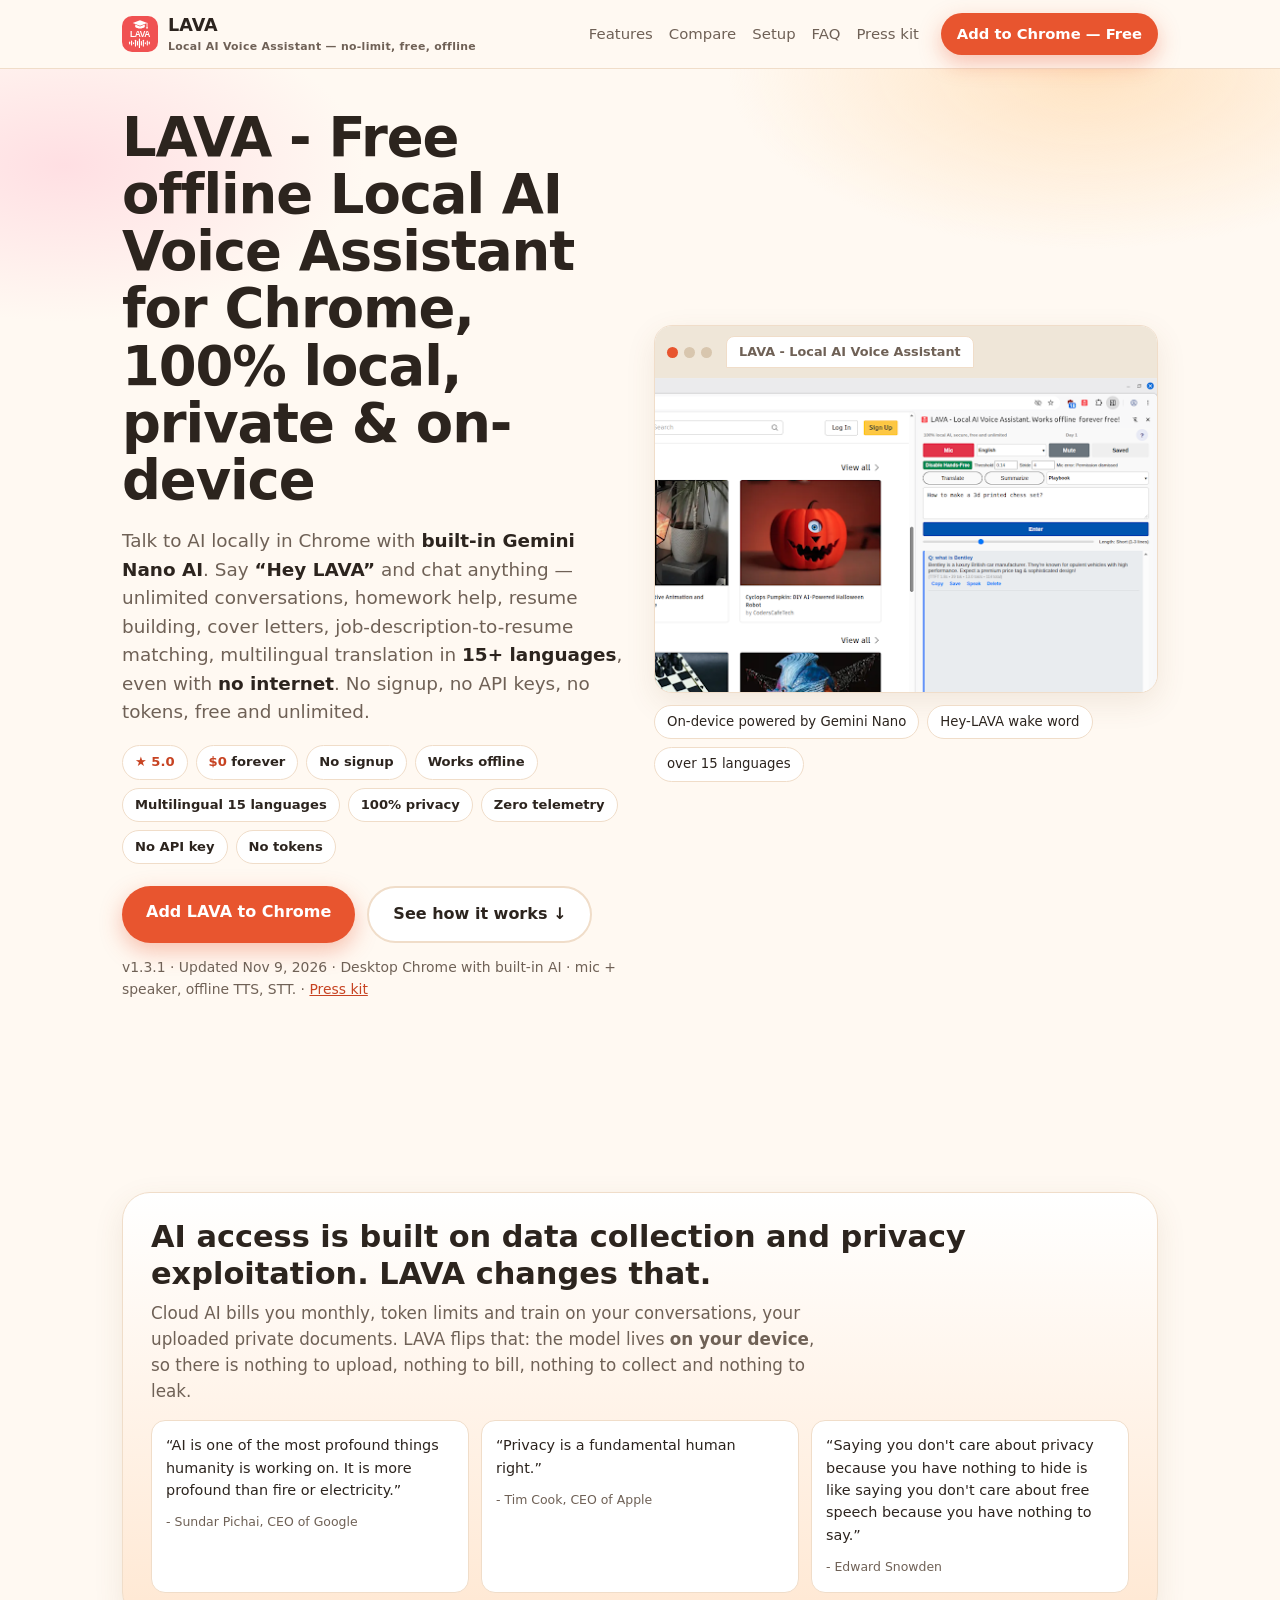
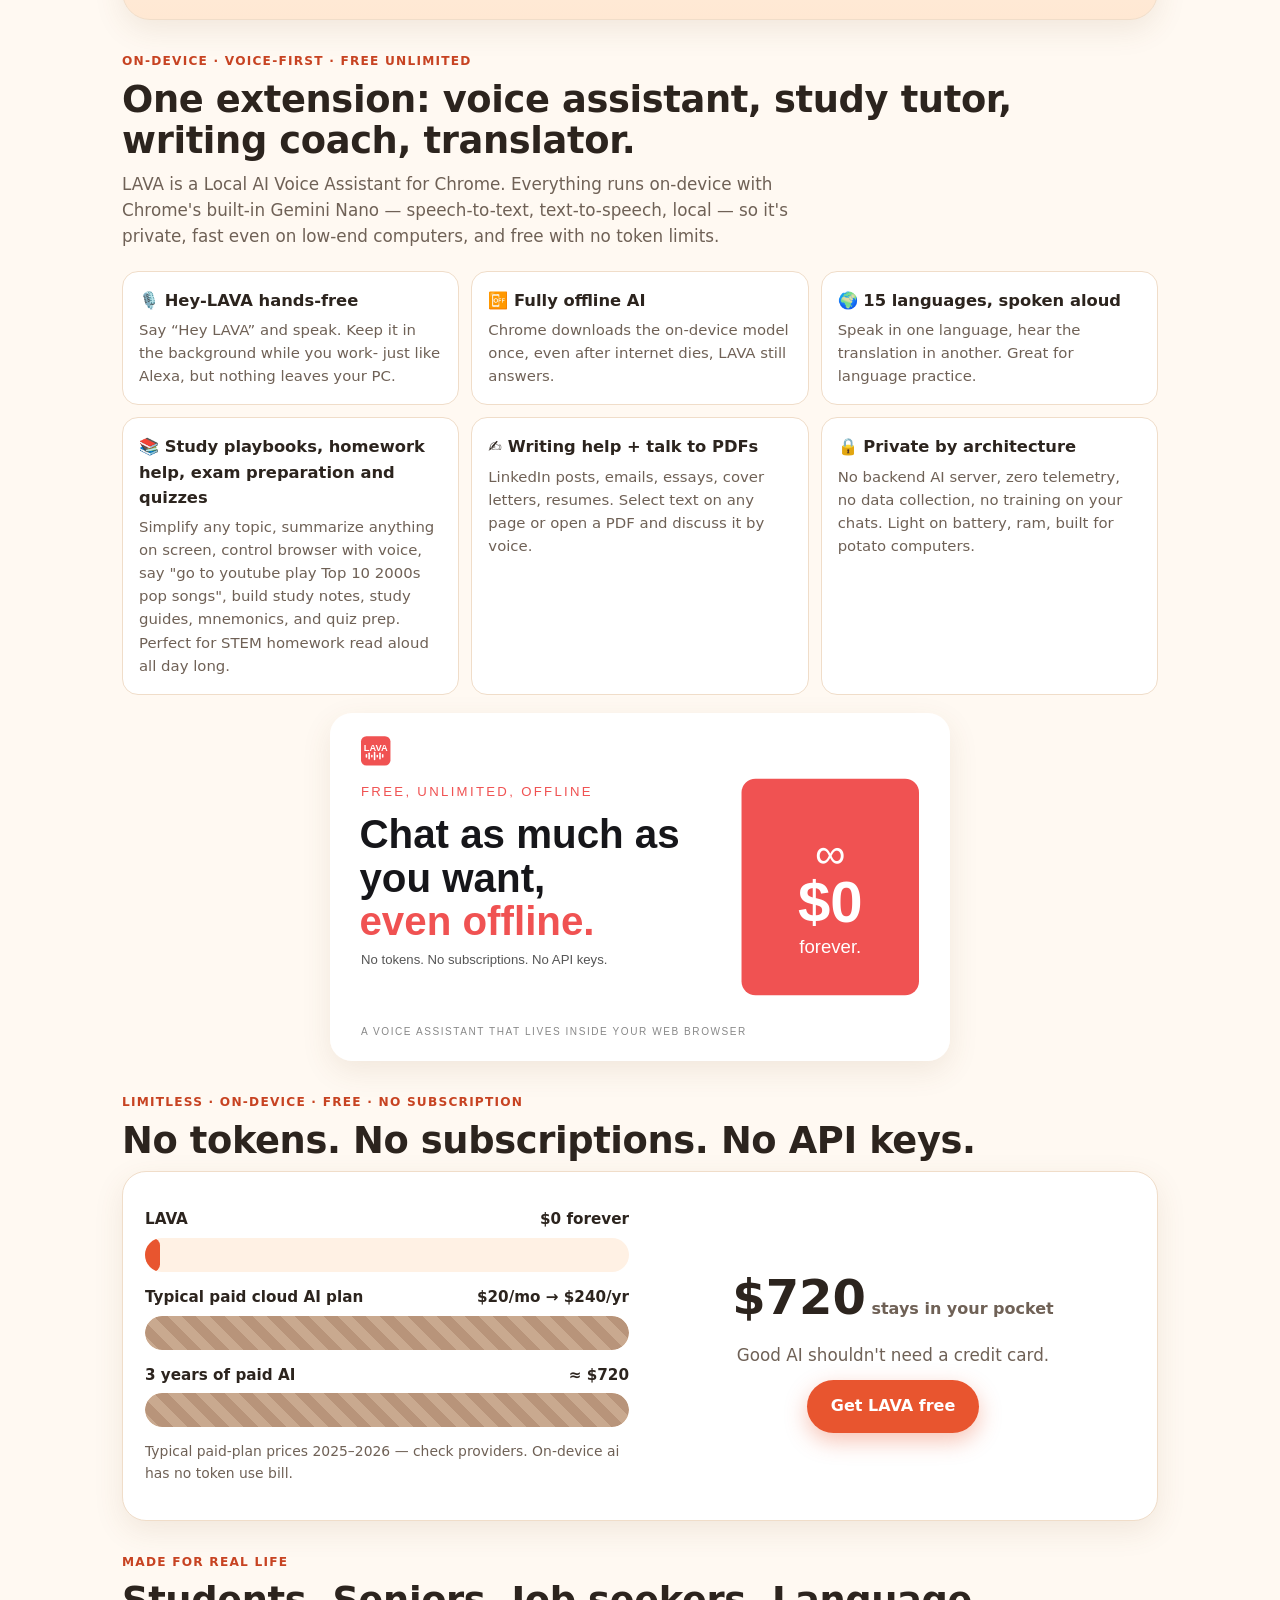
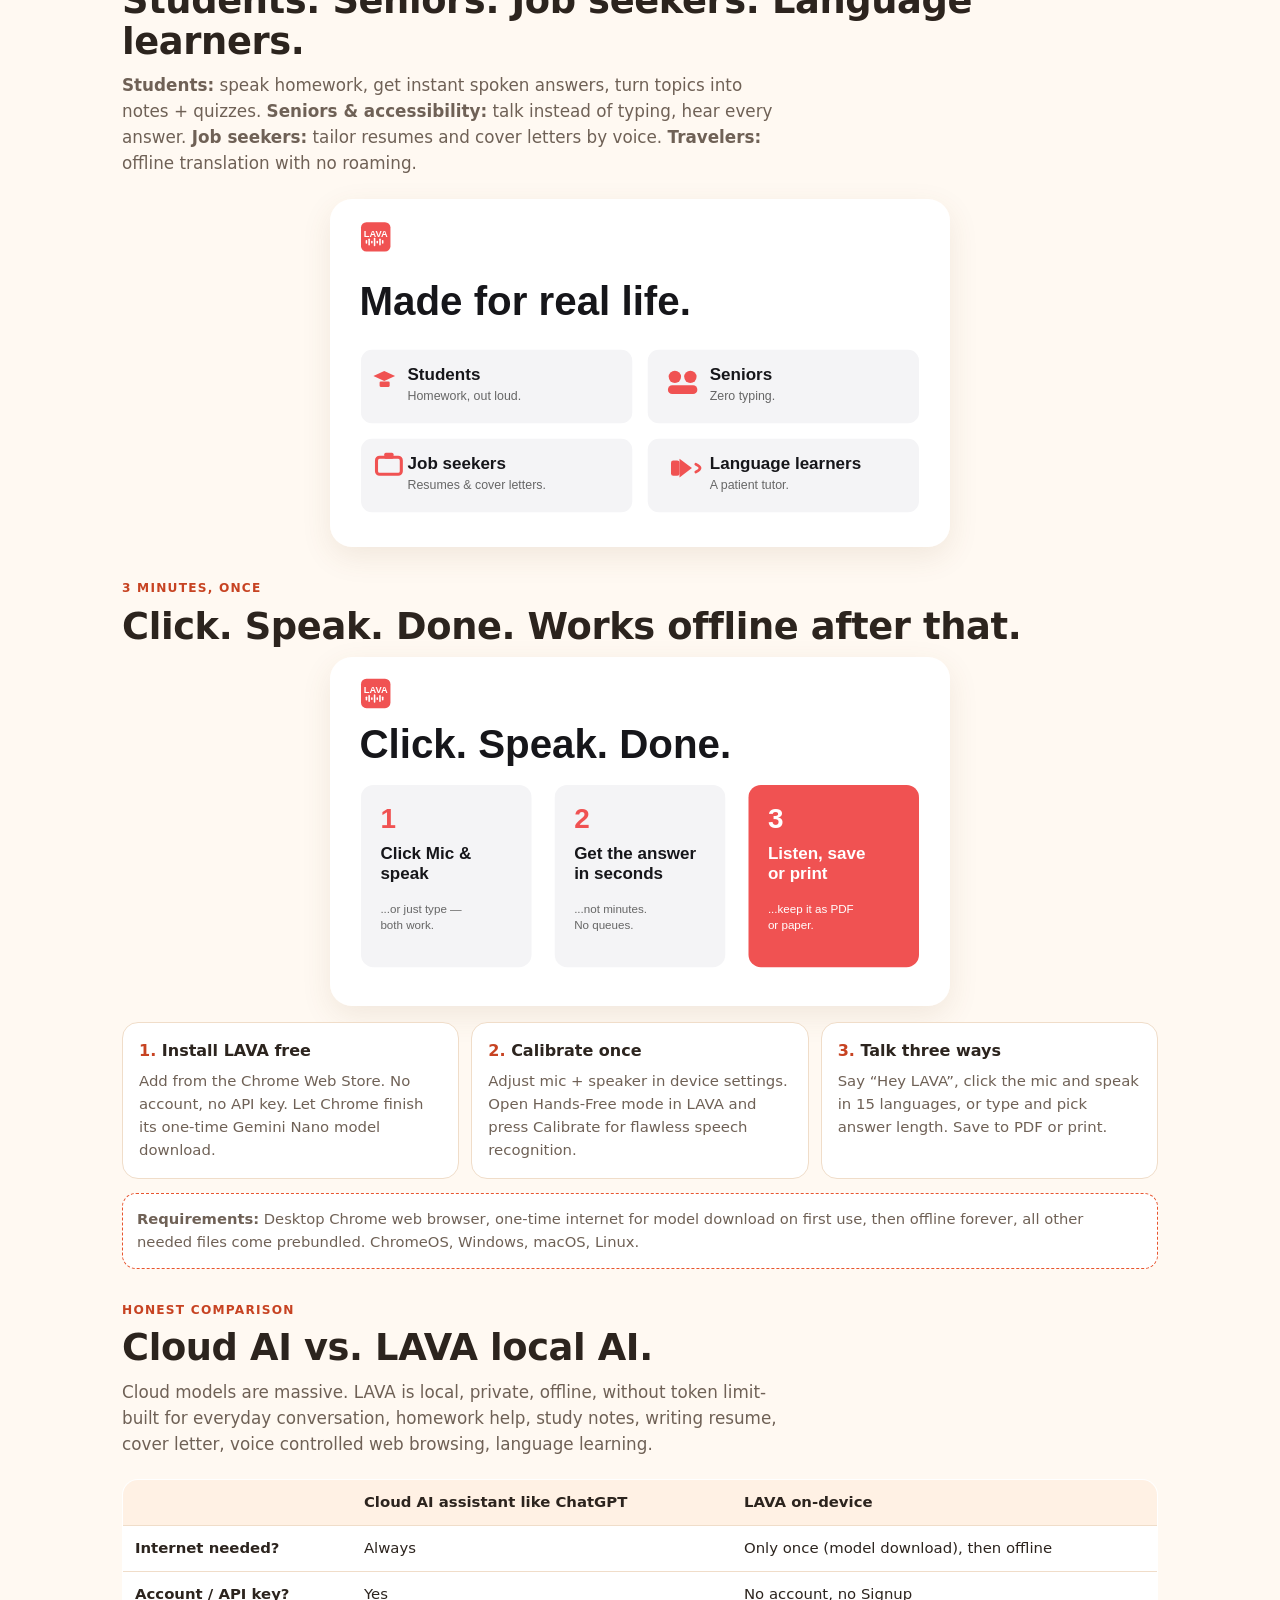
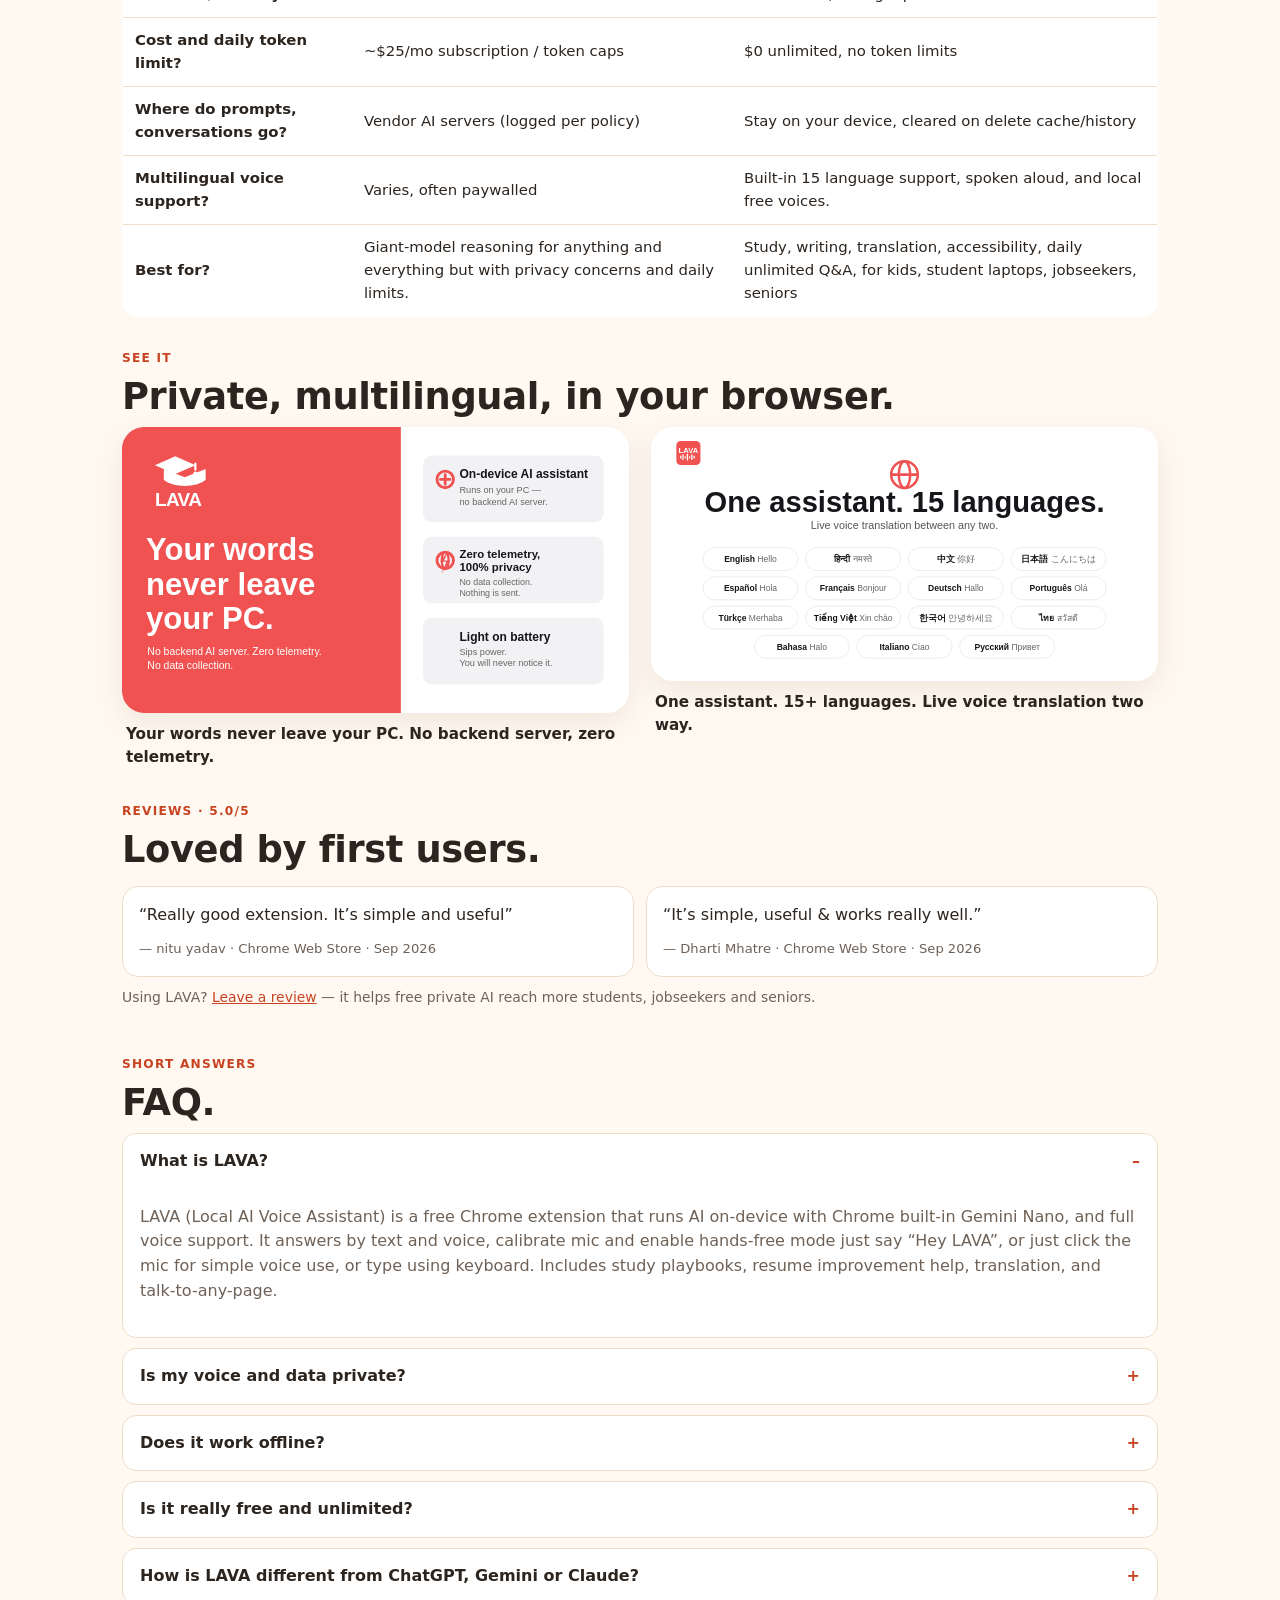
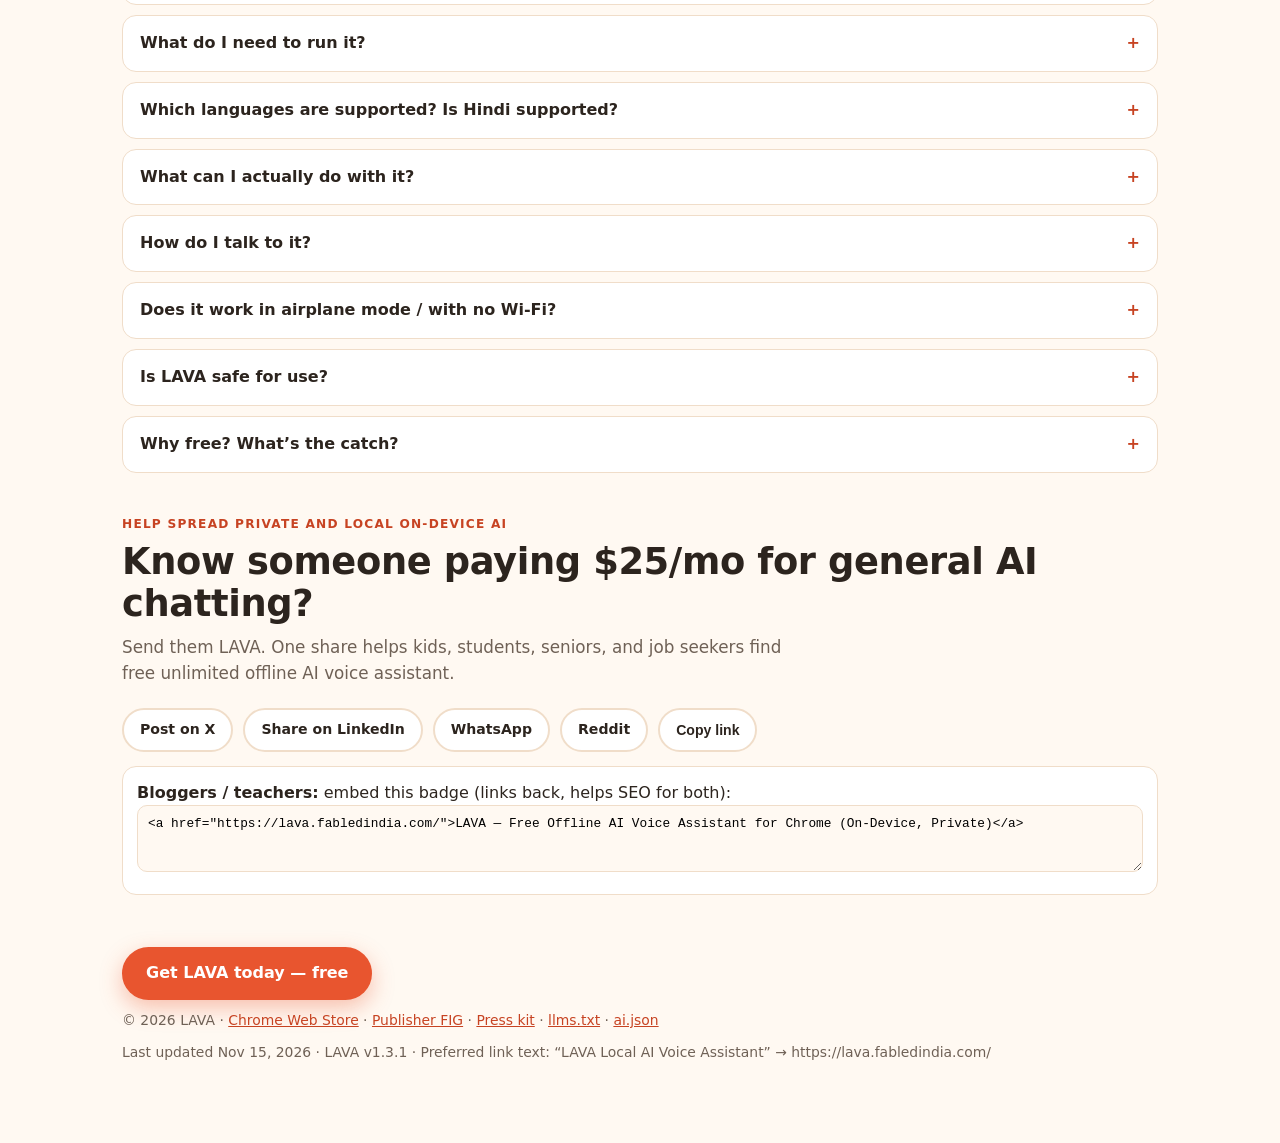
<file: landingpage/index.html>
<!doctype html>
<html lang="en">
<head>
<meta charset="utf-8">
<meta name="viewport" content="width=device-width, initial-scale=1">
<title>LAVA — Free Offline AI Voice Assistant for Chrome (On-Device)</title>
<meta name="description" content="LAVA is a free, unlimited local on-device AI voice assistant for Chrome. Built with Gemini Nano, hands-free Hey-LAVA, 15+ languages supported, works without internet. No signup, no API key.">
<link rel="canonical" href="https://lava.fabledindia.com/">
<meta name="robots" content="index, follow, max-image-preview:large, max-snippet:-1">
<meta name="theme-color" content="#FFF9F2">
<meta name="author" content="FIG">
<meta name="date" content="2026-11-15">
<meta property="og:type" content="website">
<meta property="og:site_name" content="LAVA">
<meta property="og:title" content="LAVA - Free offline Local AI Voice Assistant for Chrome (On-Device, Private)">
<meta property="og:description" content="Talk to AI locally in Chrome just like Alexa. Say Hey-LAVA wake word, supports over 15 languages, study, quiz, exam playbooks, agentic browsing with voice, analyze job description, write better resume. 100% on-device with built in Gemini Nano. Free unlimited, no signup, works offline without internet.">
<meta property="og:url" content="https://lava.fabledindia.com/">
<meta property="og:image" content="https://lava.fabledindia.com/images/shot-3.jpg">
<meta property="og:image:width" content="1080">
<meta property="og:image:height" content="720">
<meta property="og:image:alt" content="LAVA extension side panel open in Chrome shows voice controls and playbooks">
<meta name="twitter:card" content="summary_large_image">
<meta name="twitter:title" content="LAVA - Free offline Local AI Voice Assistant for Chrome (On-Device, no limit)">
<meta name="twitter:description" content="Free unlimited local AI in Chrome. Gemini Nano on-device, say Hey-LAVA hands-free, 15+ languages, offline, no tokens, no API, No limits. No signup, no cloud.">
<meta name="twitter:image" content="https://lava.fabledindia.com/images/shot-3.jpg">
<link rel="icon" type="image/svg+xml" href="images/lava-logo.svg">
<link rel="alternate" type="text/plain" title="LAVA for LLMs" href="llms.txt">
<link rel="alternate" type="application/json" title="LAVA AI summary" href="ai.json">
<link rel="preload" as="image" href="images/shot-3.jpg" fetchpriority="high">
<link rel="stylesheet" href="styles.css">
<style>
.chips{display:flex;gap:8px;flex-wrap:wrap;margin:14px 0 0;padding:0;list-style:none}
.chips li{font-size:.82rem;font-weight:700;background:#fff;border:1px solid var(--line);padding:6px 12px;border-radius:999px}
.chips li b{color:var(--coral-d)}
.feat-grid{display:grid;grid-template-columns:1fr 1fr 1fr;gap:12px;margin-top:16px}
.feat{background:#fff;border:1px solid var(--line);border-radius:16px;padding:16px}
.feat h3{margin:0 0 6px;font-size:1.02rem}
.feat p{margin:0;color:var(--muted);font-size:.93rem}
.steps{display:grid;grid-template-columns:1fr 1fr 1fr;gap:12px;margin-top:16px;counter-reset:st}
.step{background:#fff;border:1px solid var(--line);border-radius:16px;padding:16px}
.step h3{margin:0 0 6px;font-size:1rem}
.step h3::before{counter-increment:st;content:counter(st) ". ";color:var(--coral-d)}
.step p{margin:0;color:var(--muted);font-size:.93rem}
.cmp{width:100%;border-collapse:collapse;background:#fff;border:1px solid var(--line);border-radius:16px;overflow:hidden;margin-top:16px;font-size:.93rem}
.cmp th,.cmp td{text-align:left;padding:11px 12px;border-bottom:1px solid var(--line)}
.cmp th{background:var(--bg2)}
.cmp tr:last-child td{border-bottom:0}
.reviews{display:grid;grid-template-columns:1fr 1fr;gap:12px;margin-top:16px}
.rev{background:#fff;border:1px solid var(--line);border-radius:16px;padding:16px}
.rev p{margin:0 0 8px}
.rev cite{font-style:normal;font-size:.82rem;color:var(--muted)}
.share-row{display:flex;gap:10px;flex-wrap:wrap;margin-top:14px}
.share-row a,.share-row button{font-size:.88rem;font-weight:800;text-decoration:none;background:#fff;border:2px solid var(--line);border-radius:999px;padding:9px 16px;color:var(--ink);cursor:pointer}
.share-row a:hover,.share-row button:hover{border-color:var(--coral)}
.embed{background:#fff;border:1px solid var(--line);border-radius:14px;padding:14px;margin-top:14px}
.embed textarea{width:100%;font-size:.8rem;padding:10px;border:1px solid var(--line);border-radius:10px;background:var(--bg)}
.req{background:#fff;border:1px dashed var(--coral);border-radius:14px;padding:14px;margin-top:14px;font-size:.92rem;color:var(--muted)}
@media (max-width:900px){.feat-grid,.steps,.reviews{grid-template-columns:1fr}}
</style>
</head>
<body>

<div id="progressBar" aria-hidden="true"></div>
<a class="skip" href="#main">Skip to content</a>

<header class="site-header"><div class="wrap">
  <a class="brand" href="#top" aria-label="LAVA home"><img class="brand-mark" src="images/lava-logo.svg" alt="LAVA logo" width="36" height="36"><span>LAVA<small>Local AI Voice Assistant — no-limit, free, offline</small></span></a>
  <nav class="nav-links" aria-label="Sections"><a href="#features">Features</a><a href="#compare">Compare</a><a href="#how">Setup</a><a href="#faq">FAQ</a><a href="press.html">Press kit</a></nav>
  <a class="btn btn-primary btn-sm header-cta" href="https://chromewebstore.google.com/detail/lava-local-ai-voice-assis/ldddhgaipfjeanombjgdofccfnpfkien" target="_blank" rel="noopener">Add to Chrome — Free</a>
</div></header>

<main id="main">
<div class="hero" id="top"><div class="wrap hero-grid">
  <div>
    <h1>LAVA - Free offline Local AI Voice Assistant for Chrome, 100% local, private & on-device</h1>
    <p class="lede">Talk to AI locally in Chrome with <strong>built-in Gemini Nano AI</strong>. Say <strong>“Hey LAVA”</strong> and chat anything — unlimited conversations, homework help, resume building, cover letters, job-description-to-resume matching, multilingual translation in <strong>15+ languages</strong>, even with <strong>no internet</strong>. No signup, no API keys, no tokens, free and unlimited.</p>
    <ul class="chips" aria-label="Highlights">
      <li><b>★ 5.0</b></li>
      <li><b>$0</b> forever</li>
      <li>No signup</li>
      <li>Works offline</li>
      <li>Multilingual 15 languages</li>
      <li>100% privacy</li>
      <li>Zero telemetry</li>
      <li>No API key</li>
      <li>No tokens</li>
    </ul>
    <div class="cta-row">
      <a class="btn btn-primary" href="https://chromewebstore.google.com/detail/lava-local-ai-voice-assis/ldddhgaipfjeanombjgdofccfnpfkien" target="_blank" rel="noopener">Add LAVA to Chrome</a>
      <a class="btn btn-ghost" href="#how">See how it works ↓</a>
    </div>
    <p class="micro">v1.3.1 · Updated Nov 9, 2026 · Desktop Chrome with built-in AI · mic + speaker, offline TTS, STT. · <a href="press.html">Press kit</a></p>
  </div>
  <div>
    <div class="browser" role="img" aria-label="LAVA running as a side panel inside Google Chrome">
      <div class="browser-bar"><span class="dot"></span><span class="dot"></span><span class="dot"></span><span class="browser-tab">LAVA - Local AI Voice Assistant</span></div>
      <img src="images/shot-3.jpg" alt="LAVA free offline AI voice assistant side panel open in Chrome showing Hey-LAVA voice and playbook controls" width="1080" height="720" fetchpriority="high" decoding="async">
    </div>
    <ul class="caption-row"><li>On-device powered by Gemini Nano</li><li>Hey-LAVA wake word</li><li>over 15 languages</li></ul>
  </div>
</div></div>

<!-- IMPACT -->
<section class="block"><div class="wrap"><div class="impact">
  <h2>AI access is built on data collection and privacy exploitation. LAVA changes that.</h2>
  <p class="sub" style="margin:6px 0 0">Cloud AI bills you monthly, token limits and train on your conversations, your uploaded private documents. LAVA flips that: the model lives <strong>on your device</strong>, so there is nothing to upload, nothing to bill, nothing to collect and nothing to leak.</p>
  <div class="quote-grid">
    <div class="quote"><p>“AI is one of the most profound things humanity is working on. It is more profound than fire or electricity.”</p><cite>- Sundar Pichai, CEO of Google</cite></div>
    <div class="quote"><p>“Privacy is a fundamental human right.”</p><cite>- Tim Cook, CEO of Apple</cite></div>
    <div class="quote"><p>“Saying you don't care about privacy because you have nothing to hide is like saying you don't care about free speech because you have nothing to say.”</p><cite>- Edward Snowden</cite></div>
  </div>
</div></div></section>

<!-- FEATURES -->
<section class="block" id="features" style="padding-top:0"><div class="wrap">
  <p class="kicker">On-device · Voice-first · Free unlimited</p>
  <h2 class="sec">One extension: voice assistant, study tutor, writing coach, translator.</h2>
  <p class="sub">LAVA is a Local AI Voice Assistant for Chrome. Everything runs on-device with Chrome's built-in Gemini Nano — speech-to-text, text-to-speech, local — so it's private, fast even on low-end computers, and free with no token limits.</p>
  <div class="feat-grid">
    <div class="feat"><h3>🎙️ Hey-LAVA hands-free</h3><p>Say “Hey LAVA” and speak. Keep it in the background while you work- just like Alexa, but nothing leaves your PC.</p></div>
    <div class="feat"><h3>📴 Fully offline AI</h3><p>Chrome downloads the on-device model once, even after internet dies, LAVA still answers.</p></div>
    <div class="feat"><h3>🌍 15 languages, spoken aloud</h3><p>Speak in one language, hear the translation in another. Great for language practice.</p></div>
    <div class="feat"><h3>📚 Study playbooks, homework help, exam preparation and quizzes</h3><p>Simplify any topic, summarize anything on screen, control browser with voice, say "go to youtube play Top 10 2000s pop songs", build study notes, study guides, mnemonics, and quiz prep. Perfect for STEM homework read aloud all day long.</p></div>
    <div class="feat"><h3>✍️ Writing help + talk to PDFs</h3><p>LinkedIn posts, emails, essays, cover letters, resumes. Select text on any page or open a PDF and discuss it by voice.</p></div>
    <div class="feat"><h3>🔒 Private by architecture</h3><p>No backend AI server, zero telemetry, no data collection, no training on your chats. Light on battery, ram, built for potato computers.</p></div>
  </div>
  <img class="banner-img" src="images/banner-free.svg" alt="Free unlimited offline AI in Chrome: chat as much as you want without token limits, $0 forever, no signup" loading="lazy" style="margin-top:18px">
</div></section>

<!-- FREE -->
<section class="block" id="free" style="padding-top:0"><div class="wrap">
  <p class="kicker">Limitless · On-device · Free · No subscription</p>
  <h2 class="sec">No tokens. No subscriptions. No API keys.</h2>
  <div class="cost">
    <div>
      <div class="bar-row"><div class="lbl"><span>LAVA</span><span>$0 forever</span></div><div class="bar lava"><i></i></div></div>
      <div class="bar-row"><div class="lbl"><span>Typical paid cloud AI plan</span><span>$20/mo → $240/yr</span></div><div class="bar cloud"><i></i></div></div>
      <div class="bar-row"><div class="lbl"><span>3 years of paid AI</span><span>≈ $720</span></div><div class="bar cloud"><i></i></div></div>
      <p class="micro">Typical paid-plan prices 2025–2026 — check providers. On-device ai has no token use bill.</p>
    </div>
    <div style="text-align:center">
      <div class="cost-num">$720<small> stays in your pocket</small></div>
      <p class="sub" style="margin:8px auto 0">Good AI shouldn't need a credit card.</p>
      <p style="margin:12px 0 0"><a class="btn btn-primary" href="https://chromewebstore.google.com/detail/lava-local-ai-voice-assis/ldddhgaipfjeanombjgdofccfnpfkien" target="_blank" rel="noopener">Get LAVA free</a></p>
    </div>
  </div>
</div></section>

<!-- REAL LIFE -->
<section class="block" style="padding-top:0"><div class="wrap">
  <p class="kicker">Made for real life</p>
  <h2 class="sec">Students. Seniors. Job seekers. Language learners.</h2>
  <p class="sub"><strong>Students:</strong> speak homework, get instant spoken answers, turn topics into notes + quizzes. <strong>Seniors &amp; accessibility:</strong> talk instead of typing, hear every answer. <strong>Job seekers:</strong> tailor resumes and cover letters by voice. <strong>Travelers:</strong> offline translation with no roaming.</p>
  <img class="banner-img" src="images/banner-life.svg" alt="LAVA free offline AI for real life: students, seniors accessibility, job seekers, language learners" loading="lazy">
</div></section>

<!-- HOW -->
<section class="block" id="how" style="padding-top:0"><div class="wrap">
  <p class="kicker">3 minutes, once</p>
  <h2 class="sec">Click. Speak. Done. Works offline after that.</h2>
  <img class="banner-img" src="images/banner-how.svg" alt="How to use LAVA: click mic and speak, get answer in seconds, listen save or print" loading="lazy">
  <div class="steps">
    <div class="step"><h3>Install LAVA free</h3><p>Add from the Chrome Web Store. No account, no API key. Let Chrome finish its one-time Gemini Nano model download.</p></div>
    <div class="step"><h3>Calibrate once</h3><p>Adjust mic + speaker in device settings. Open Hands-Free mode in LAVA and press Calibrate for flawless speech recognition.</p></div>
    <div class="step"><h3>Talk three ways</h3><p>Say “Hey LAVA”, click the mic and speak in 15 languages, or type and pick answer length. Save to PDF or print.</p></div>
  </div>
  <div class="req"><strong>Requirements:</strong> Desktop Chrome web browser, one-time internet for model download on first use, then offline forever, all other needed files come prebundled. ChromeOS, Windows, macOS, Linux.</div>
</div></section>

<!-- COMPARE -->
<section class="block" id="compare" style="padding-top:0"><div class="wrap">
  <p class="kicker">Honest comparison</p>
  <h2 class="sec">Cloud AI vs. LAVA local AI.</h2>
  <p class="sub">Cloud models are massive. LAVA is local, private, offline, without token limit- built for everyday conversation, homework help, study notes, writing resume, cover letter, voice controlled web browsing, language learning.</p>
  <table class="cmp">
    <tr><th></th><th>Cloud AI assistant like ChatGPT</th><th>LAVA on-device</th></tr>
    <tr><td><strong>Internet needed?</strong></td><td>Always</td><td>Only once (model download), then offline</td></tr>
    <tr><td><strong>Account / API key?</strong></td><td>Yes</td><td>No account, no Signup</td></tr>
    <tr><td><strong>Cost and daily token limit?</strong></td><td>~$25/mo subscription / token caps</td><td>$0 unlimited, no token limits</td></tr>
    <tr><td><strong>Where do prompts, conversations go?</strong></td><td>Vendor AI servers (logged per policy)</td><td>Stay on your device, cleared on delete cache/history</td></tr>
    <tr><td><strong>Multilingual voice support?</strong></td><td>Varies, often paywalled</td><td>Built-in 15 language support, spoken aloud, and local free voices.</td></tr>
    <tr><td><strong>Best for?</strong></td><td>Giant-model reasoning for anything and everything but with privacy concerns and daily limits.</td><td>Study, writing, translation, accessibility, daily unlimited Q&amp;A, for kids, student laptops, jobseekers, seniors</td></tr>
  </table>
</div></section>

<!-- PHOTOS -->
<section class="block" id="photos" style="padding-top:0"><div class="wrap">
  <p class="kicker">See it</p>
  <h2 class="sec">Private, multilingual, in your browser.</h2>
  <div class="gal">
    <figure><img src="images/banner-privacy.svg" alt="LAVA privacy: your words never leave your PC — no backend AI server, zero telemetry, no data collection" loading="lazy"><figcaption>Your words never leave your PC. No backend server, zero telemetry.</figcaption></figure>
    <figure><img src="images/banner-languages.svg" alt="LAVA in 15 languages: one assistant with live voice translation and spoken read-back" loading="lazy"><figcaption>One assistant. 15+ languages. Live voice translation two way.</figcaption></figure>
  </div>
</div></section>

<!-- REVIEWS -->
<section class="block" id="reviews" style="padding-top:0"><div class="wrap">
  <p class="kicker">Reviews · 5.0/5</p>
  <h2 class="sec">Loved by first users.</h2>
  <div class="reviews">
    <div class="rev"><p>“Really good extension. It’s simple and useful”</p><cite>— nitu yadav · Chrome Web Store · Sep 2026</cite></div>
    <div class="rev"><p>“It’s simple, useful &amp; works really well.”</p><cite>— Dharti Mhatre · Chrome Web Store · Sep 2026</cite></div>
  </div>
  <p class="micro" style="margin-top:10px">Using LAVA? <a href="https://chromewebstore.google.com/detail/lava-local-ai-voice-assis/ldddhgaipfjeanombjgdofccfnpfkien" target="_blank" rel="noopener">Leave a review</a> — it helps free private AI reach more students, jobseekers and seniors.</p>
</div></section>

<!-- FAQ -->
<section class="block faq" id="faq" style="padding-top:0"><div class="wrap">
  <p class="kicker">Short answers</p>
  <h2 class="sec">FAQ.</h2>
  <details id="q-what" open><summary>What is LAVA?</summary><div class="a"><p>LAVA (Local AI Voice Assistant) is a free Chrome extension that runs AI on-device with Chrome built-in Gemini Nano, and full voice support. It answers by text and voice, calibrate mic and enable hands-free mode just say “Hey LAVA”, or just click the mic for simple voice use, or type using keyboard. Includes study playbooks, resume improvement help, translation, and talk-to-any-page.</p></div></details>
  <details id="q-private"><summary>Is my voice and data private?</summary><div class="a"><p>Yes. Everything is processed on your device and stays on your own device, cleared by deleting browser history/cache. No backend AI server, zero telemetry, hence no data collection, no training on your chats. That is the whole point of on-device/local AI.</p></div></details>
  <details id="q-offline"><summary>Does it work offline?</summary><div class="a"><p>Yes. Chrome downloads the on-device model once (needs internet). After that, disconnect Wi-Fi — LAVA still answers, translates, and reads aloud.</p></div></details>
  <details id="q-cost"><summary>Is it really free and unlimited?</summary><div class="a"><p>Yes. No signup, no tokens, no subscriptions, no API keys. On-device inference has no server cost per question, so chat as much as you want, even offline.</p></div></details>
  <details id="q-compare"><summary>How is LAVA different from ChatGPT, Gemini or Claude?</summary><div class="a"><p>Cloud AIs run giant models on vendor servers: they need internet, accounts, and often subscriptions, and prompts leave your device. LAVA runs a compact model inside your browser: instant, private, offline, unlimited — ideal for study, writing, translation, and daily voice tasks.</p></div></details>
  <details id="q-need"><summary>What do I need to run it?</summary><div class="a"><p>Desktop Chrome with built-in AI (Gemini Nano) on Windows, macOS, Linux or ChromeOS, plus a mic and speaker. Install LAVA, let the model download finish, open Hands-Free mode and press Calibrate once.</p></div></details>
  <details id="q-lang"><summary>Which languages are supported? Is Hindi supported?</summary><div class="a"><p>15 languages for voice + text with spoken read-back using OS voice packs. Yes — including Hindi, English, Spanish, French, German, Portuguese and more. Speak in one language, have LAVA translate and read back in another, or use it to practice.</p></div></details>
  <details id="q-do"><summary>What can I actually do with it?</summary><div class="a"><p>Hands-free Q&amp;A with “Hey LAVA” even in the background. Study playbooks that simplify topics and build quizzes. Writing help for posts, emails, essays, resumes. Select text on any page or open a PDF and talk about it. Save to PDF or print.</p></div></details>
  <details id="q-how"><summary>How do I talk to it?</summary><div class="a"><p>Three ways: say “Hey LAVA” (hands-free), click the mic and speak in 15 languages, or type and choose answer length. All three give typed + spoken answers.</p></div></details>
  <details id="q-airplane"><summary>Does it work in airplane mode / with no Wi-Fi?</summary><div class="a"><p>Yes, after the one-time model download. Students use it on flights, campuses, and rural classrooms with no connection.</p></div></details>
  <details id="q-safe"><summary>Is LAVA safe for use?</summary><div class="a"><p>Outputs are AI-generated locally on your device using Google Chrome's built-in Gemini Nano model, which LAVA does not provide, own, control, or warrant - LAVA only interfaces with it via Chrome's Built-in AI APIs, and such small on-device models can make mistakes for fact checking, hallucinate, or provide incomplete information and even error information, so you must verify important facts from authoritative sources and must not rely on LAVA for high stakes medical, legal, financial, mathematical, programming, or other professional advice or decisions, with LAVA/FIG providing the extension "as is" without warranties and, to the maximum extent permitted by law, accepting no liability for generated outputs or any actions taken based on them.</p></div></details>
  <details id="q-free"><summary>Why free? What’s the catch?</summary><div class="a"><p>No catch. There is no cloud bill to pass on because inference happens on your device. FIG builds lightweight privacy first software; LAVA is free worldwide on the Chrome Web Store with more on-device features planned.</p></div></details>
</div></section>

<!-- SHARE -->
<section class="block" id="share" style="padding-top:0"><div class="wrap">
  <p class="kicker">Help spread private and local on-device AI</p>
  <h2 class="sec">Know someone paying $25/mo for general AI chatting?</h2>
  <p class="sub">Send them LAVA. One share helps kids, students, seniors, and job seekers find free unlimited offline AI voice assistant.</p>
  <div class="share-row">
    <a href="https://twitter.com/intent/tweet?text=Free%20offline%20AI%20voice%20assistant%20for%20Chrome%20—%20on-device%2C%20private%2C%2015%20languages&url=https%3A%2F%2Flava.fabledindia.com%2F" target="_blank" rel="noopener">Post on X</a>
    <a href="https://www.linkedin.com/sharing/share-offsite/?url=https%3A%2F%2Flava.fabledindia.com%2F" target="_blank" rel="noopener">Share on LinkedIn</a>
    <a href="https://wa.me/?text=Free%20offline%20AI%20for%20Chrome%20—%20LAVA%20works%20without%20internet%3A%20https%3A%2F%2Flava.fabledindia.com%2F" target="_blank" rel="noopener">WhatsApp</a>
    <a href="https://www.reddit.com/submit?url=https%3A%2F%2Flava.fabledindia.com%2F&title=LAVA%20—%20free%20offline%20on-device%20AI%20voice%20assistant%20for%20Chrome" target="_blank" rel="noopener">Reddit</a>
    <button id="copyLinkBtn" type="button">Copy link</button>
  </div>
  <div class="embed">
    <strong>Bloggers / teachers:</strong> embed this badge (links back, helps SEO for both):
    <textarea rows="3" readonly onclick="this.select()">&lt;a href="https://lava.fabledindia.com/"&gt;LAVA — Free Offline AI Voice Assistant for Chrome (On-Device, Private)&lt;/a&gt;</textarea>
  </div>
</div></section>

</main>

<footer><div class="wrap">
  <div><a class="btn btn-primary" href="https://chromewebstore.google.com/detail/lava-local-ai-voice-assis/ldddhgaipfjeanombjgdofccfnpfkien" target="_blank" rel="noopener">Get LAVA today — free</a></div>
  <div>© <span id="year">2026</span> LAVA · <a href="https://chromewebstore.google.com/detail/lava-local-ai-voice-assis/ldddhgaipfjeanombjgdofccfnpfkien" target="_blank" rel="noopener">Chrome Web Store</a> · <a href="https://fabledindia.com/" target="_blank" rel="noopener">Publisher FIG</a> · <a href="press.html">Press kit</a> · <a href="llms.txt">llms.txt</a> · <a href="ai.json">ai.json</a></div>
  <div class="micro">Last updated Nov 15, 2026 · LAVA v1.3.1 · Preferred link text: “LAVA Local AI Voice Assistant” → https://lava.fabledindia.com/</div>
</div></footer>

<script type="application/ld+json">
{"@context":"https://schema.org","@type":"SoftwareApplication","name":"LAVA - Local AI Voice Assistant","alternateName":"LAVA Local AI Voice Assistant","applicationCategory":"BrowserApplication","applicationSubCategory":"AI Voice Assistant, Offline AI, Productivity","operatingSystem":"ChromeOS, Windows, macOS, Linux","offers":{"@type":"Offer","price":"0","priceCurrency":"USD"},"aggregateRating":{"@type":"AggregateRating","ratingValue":"5.0","ratingCount":"2"},"url":"https://chromewebstore.google.com/detail/lava-local-ai-voice-assis/ldddhgaipfjeanombjgdofccfnpfkien","downloadUrl":"https://chromewebstore.google.com/detail/lava-local-ai-voice-assis/ldddhgaipfjeanombjgdofccfnpfkien","softwareVersion":"1.3.1","dateModified":"2026-11-09","description":"Privacy-focused local AI voice assistant for Chrome. Runs on-device with Gemini Nano, works offline, hands-free Hey-LAVA mode, 15 languages, study and writing playbooks. No signup, free and unlimited, no API keys.","featureList":"Hey-LAVA wake word, offline on-device AI, 15 languages voice translation, study playbooks and quizzes, writing help, talk to any page or PDF, save to PDF","publisher":{"@type":"Organization","name":"FIG","url":"https://fabledindia.com/"}}
</script>
<script type="application/ld+json">
{"@context":"https://schema.org","@type":"FAQPage","mainEntity":[{"@type":"Question","name":"What is LAVA?","acceptedAnswer":{"@type":"Answer","text":"LAVA (Local AI Voice Assistant) is a free Chrome extension that runs AI on-device with Chrome built-in Gemini Nano. Say Hey-LAVA, click the mic, or type. Includes study playbooks, writing help, translation, talk-to-any-page."}},{"@type":"Question","name":"Is my voice and data private?","acceptedAnswer":{"@type":"Answer","text":"Yes. Everything is processed on-device. No backend AI server, zero telemetry, no data collection."}},{"@type":"Question","name":"Does LAVA work offline?","acceptedAnswer":{"@type":"Answer","text":"Yes, after Chrome downloads the on-device model once. Then no internet needed."}},{"@type":"Question","name":"Is it really free and unlimited?","acceptedAnswer":{"@type":"Answer","text":"Yes. No signup, no tokens, no subscriptions, no API keys. Chat unlimited, even offline."}},{"@type":"Question","name":"How is LAVA different from ChatGPT, Gemini or Claude?","acceptedAnswer":{"@type":"Answer","text":"Cloud AIs need internet, accounts, subscriptions, and send prompts to servers. LAVA runs a compact model inside your browser: instant, private, offline, unlimited."}},{"@type":"Question","name":"What do I need to run it?","acceptedAnswer":{"@type":"Answer","text":"Desktop Chrome with built-in AI (Gemini Nano), mic and speaker. Install LAVA, let the model download, open Hands-Free and press Calibrate."}},{"@type":"Question","name":"Which languages are supported?","acceptedAnswer":{"@type":"Answer","text":"15 languages for voice and text with spoken read-back, including Hindi, English, Spanish, French, German, Portuguese."}},{"@type":"Question","name":"What can I do with it?","acceptedAnswer":{"@type":"Answer","text":"Hands-free Q&A, study playbooks and quizzes, writing help, select-any-text talk on pages and PDFs, translation, background mode, save to PDF or print."}},{"@type":"Question","name":"How do I talk to it?","acceptedAnswer":{"@type":"Answer","text":"Say Hey-LAVA, click the mic and speak, or type."}},{"@type":"Question","name":"Does it work in airplane mode?","acceptedAnswer":{"@type":"Answer","text":"Yes, after the one-time model download."}},{"@type":"Question","name":"Is LAVA safe for use?","acceptedAnswer":{"@type":"Answer","text":"Outputs are AI-generated locally on your device using Google Chrome's built-in Gemini Nano model, which LAVA does not provide, own, control, or warrant - LAVA only interfaces with it via Chrome's Built-in AI APIs, and such small on-device models can make mistakes for fact checking, hallucinate, or provide incomplete information and even error information, so you must verify important facts from authoritative sources and must not rely on LAVA for high stakes medical, legal, financial, mathematical, programming, or other professional advice or decisions, with LAVA/FIG providing the extension \"as is\" without warranties and, to the maximum extent permitted by law, accepting no liability for generated outputs or any actions taken based on them."}},{"@type":"Question","name":"Why free? What's the catch?","acceptedAnswer":{"@type":"Answer","text":"No catch. On-device inference has no server bill, so LAVA v1.3.1 is free worldwide with more features planned."}}]}
</script>
<script type="application/ld+json">
{"@context":"https://schema.org","@type":"HowTo","name":"How to use LAVA offline AI in Chrome","totalTime":"PT3M","step":[{"@type":"HowToStep","position":1,"name":"Install LAVA","text":"Add LAVA free from the Chrome Web Store. Let Chrome finish its one-time Gemini Nano model download."},{"@type":"HowToStep","position":2,"name":"Calibrate","text":"Adjust mic and speaker, open Hands-Free mode and press Calibrate."},{"@type":"HowToStep","position":3,"name":"Talk","text":"Say Hey-LAVA, click the mic and speak in 15 languages, or type. Save to PDF or print."}]}
</script>
<script type="application/ld+json">
{"@context":"https://schema.org","@type":"BreadcrumbList","itemListElement":[{"@type":"ListItem","position":1,"name":"LAVA","item":"https://lava.fabledindia.com/"},{"@type":"ListItem","position":2,"name":"Press kit","item":"https://lava.fabledindia.com/press.html"}]}
</script>
<!-- Cloudflare Web Analytics -->
<script type='module' src='https://static.cloudflareinsights.com/beacon.min.js' data-cf-beacon='{"token": "10aa237bd0f949a2869d7f77aea03214"}'></script>
<!-- End Cloudflare Web Analytics -->
<script src="app.js" defer></script>
</body>
</html>
</file>
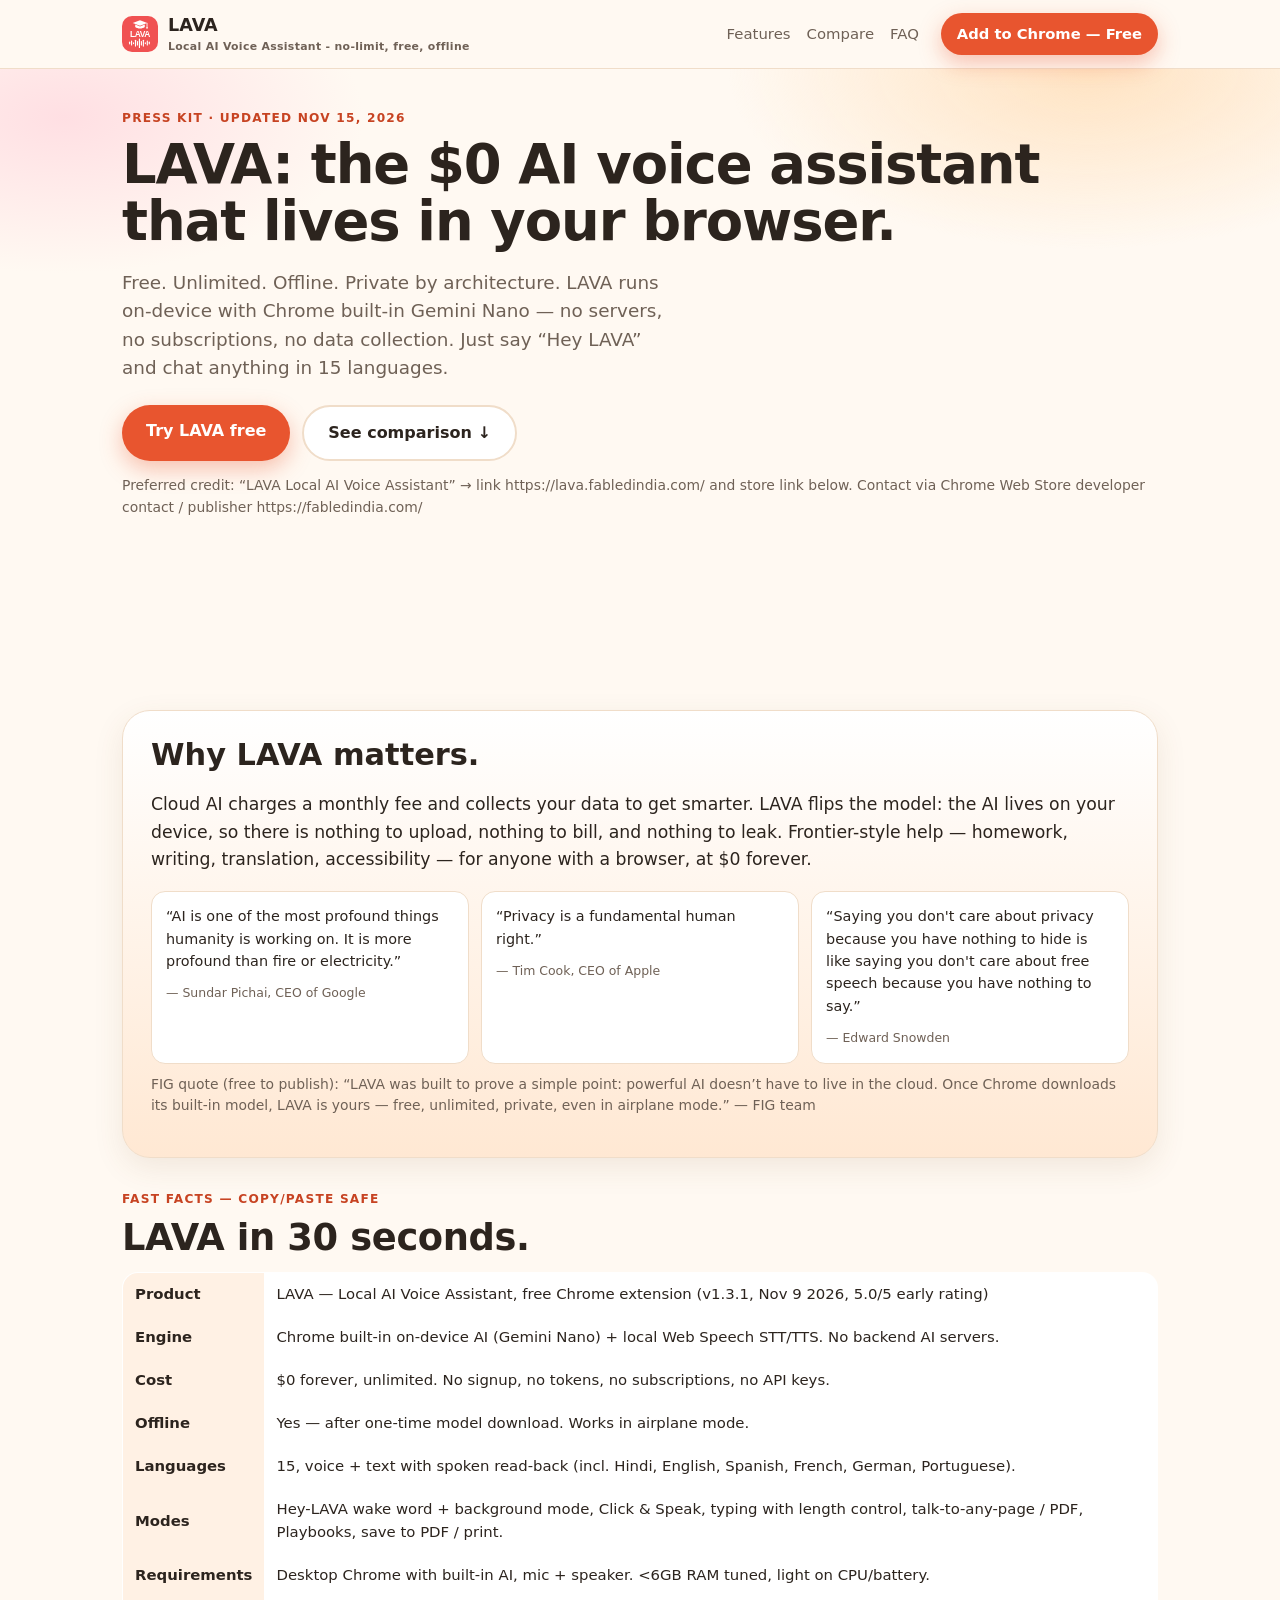
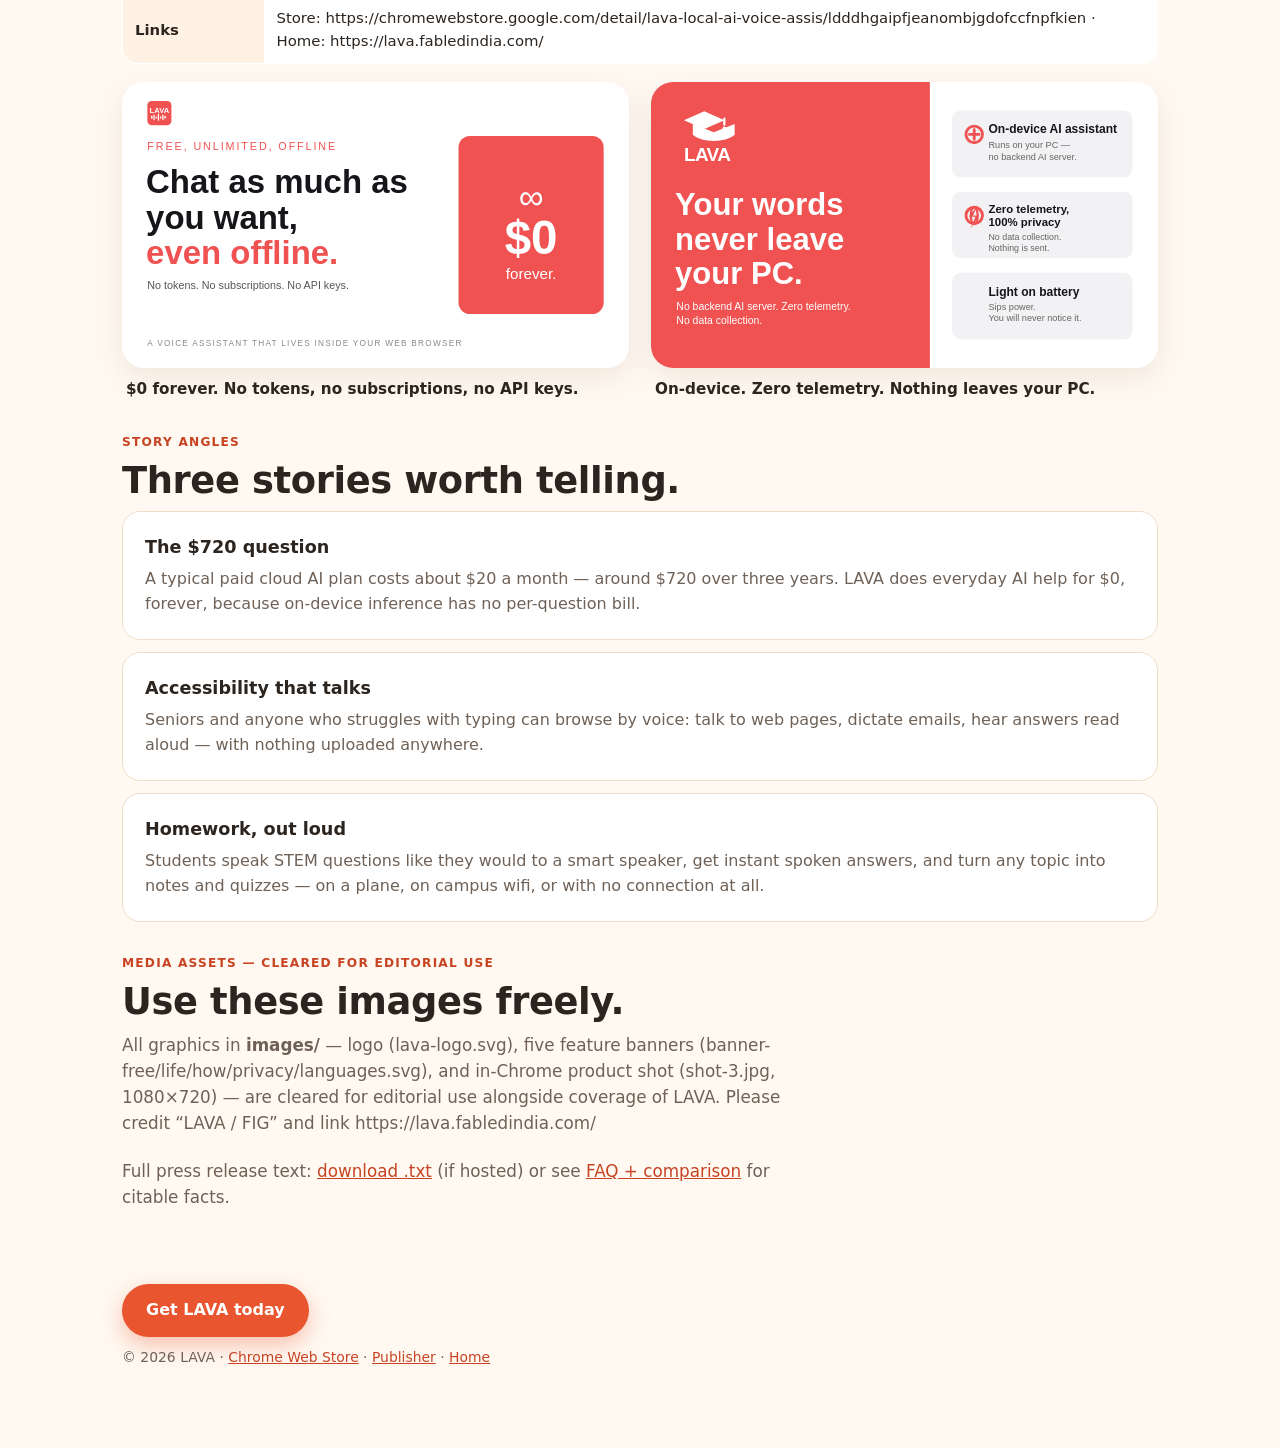
<file: landingpage/press.html>
<!doctype html>
<html lang="en">
<head>
<meta charset="utf-8">
<meta name="viewport" content="width=device-width, initial-scale=1">
<title>LAVA Press Kit — Free Offline On-Device AI Voice Assistant for Chrome</title>
<meta name="description" content="Press kit for LAVA: free unlimited offline AI voice assistant for Chrome with Gemini Nano. Fast facts, story angles, quotes, comparison table, cleared media assets.">
<link rel="canonical" href="https://lava.fabledindia.com/press.html">
<meta name="robots" content="index, follow, max-image-preview:large">
<meta name="theme-color" content="#FFF9F2">
<meta property="og:type" content="article">
<meta property="og:site_name" content="LAVA">
<meta property="og:title" content="LAVA Press Kit — Free Offline On-Device AI Voice Assistant for Chrome">
<meta property="og:description" content="Free. Unlimited. Offline. Private by architecture. Fast facts, story angles, quotes, and cleared media for LAVA local AI.">
<meta property="og:url" content="https://lava.fabledindia.com/press.html">
<meta property="og:image" content="https://lava.fabledindia.com/images/shot-3.jpg">
<meta property="og:image:alt" content="LAVA in Chrome showing voice and playbook controls">
<meta name="twitter:card" content="summary_large_image">
<link rel="icon" type="image/svg+xml" href="images/lava-logo.svg">
<link rel="stylesheet" href="styles.css">
<style>.fact-table{width:100%;border-collapse:collapse;background:#fff;border:1px solid var(--line);border-radius:16px;overflow:hidden;font-size:.93rem;margin-top:14px}.fact-table td{padding:10px 12px;border-bottom:1px solid var(--line;)}.fact-table tr:last-child td{border-bottom:0}.fact-table td:first-child{font-weight:800;white-space:nowrap;background:var(--bg2)}</style>
</head>
<body>

<header class="site-header"><div class="wrap">
  <a class="brand" href="index.html" aria-label="LAVA home"><img class="brand-mark" src="images/lava-logo.svg" alt="LAVA logo" width="36" height="36"><span>LAVA<small>Local AI Voice Assistant - no-limit, free, offline</small></span></a>
  <nav class="nav-links" aria-label="Sections"><a href="index.html#features">Features</a><a href="index.html#compare">Compare</a><a href="index.html#faq">FAQ</a></nav>
  <a class="btn btn-primary btn-sm header-cta" href="https://chromewebstore.google.com/detail/lava-local-ai-voice-assis/ldddhgaipfjeanombjgdofccfnpfkien" target="_blank" rel="noopener">Add to Chrome — Free</a>
</div></header>
<main id="main">
<div class="hero"><div class="wrap">
  <p class="kicker">Press kit · Updated Nov 15, 2026</p>
  <h1>LAVA: the $0 AI voice assistant that lives in your browser.</h1>
  <p class="lede">Free. Unlimited. Offline. Private by architecture. LAVA runs on-device with Chrome built-in Gemini Nano — no servers, no subscriptions, no data collection. Just say “Hey LAVA” and chat anything in 15 languages.</p>
  <div class="cta-row"><a class="btn btn-primary" href="https://chromewebstore.google.com/detail/lava-local-ai-voice-assis/ldddhgaipfjeanombjgdofccfnpfkien" target="_blank" rel="noopener">Try LAVA free</a><a class="btn btn-ghost" href="index.html#compare">See comparison ↓</a></div>
  <p class="micro">Preferred credit: “LAVA Local AI Voice Assistant” → link https://lava.fabledindia.com/ and store link below. Contact via Chrome Web Store developer contact / publisher https://fabledindia.com/</p>
</div></div>
<section class="block"><div class="wrap"><div class="impact">
  <h2>Why LAVA matters.</h2>
  <p class="big">Cloud AI charges a monthly fee and collects your data to get smarter. LAVA flips the model: the AI lives on your device, so there is nothing to upload, nothing to bill, and nothing to leak. Frontier-style help — homework, writing, translation, accessibility — for anyone with a browser, at $0 forever.</p>
  <div class="quote-grid">
    <div class="quote"><p>“AI is one of the most profound things humanity is working on. It is more profound than fire or electricity.”</p><cite>— Sundar Pichai, CEO of Google</cite></div>
    <div class="quote"><p>“Privacy is a fundamental human right.”</p><cite>— Tim Cook, CEO of Apple</cite></div>
    <div class="quote"><p>“Saying you don't care about privacy because you have nothing to hide is like saying you don't care about free speech because you have nothing to say.”</p><cite>— Edward Snowden</cite></div>
  </div>
  <p class="micro" style="margin-top:10px">FIG quote (free to publish): “LAVA was built to prove a simple point: powerful AI doesn’t have to live in the cloud. Once Chrome downloads its built-in model, LAVA is yours — free, unlimited, private, even in airplane mode.” — FIG team</p>
</div></div></section>
<section class="block" style="padding-top:0"><div class="wrap">
  <p class="kicker">Fast facts — copy/paste safe</p>
  <h2 class="sec">LAVA in 30 seconds.</h2>
  <table class="fact-table">
    <tr><td>Product</td><td>LAVA — Local AI Voice Assistant, free Chrome extension (v1.3.1, Nov 9 2026, 5.0/5 early rating)</td></tr>
    <tr><td>Engine</td><td>Chrome built-in on-device AI (Gemini Nano) + local Web Speech STT/TTS. No backend AI servers.</td></tr>
    <tr><td>Cost</td><td>$0 forever, unlimited. No signup, no tokens, no subscriptions, no API keys.</td></tr>
    <tr><td>Offline</td><td>Yes — after one-time model download. Works in airplane mode.</td></tr>
    <tr><td>Languages</td><td>15, voice + text with spoken read-back (incl. Hindi, English, Spanish, French, German, Portuguese).</td></tr>
    <tr><td>Modes</td><td>Hey-LAVA wake word + background mode, Click &amp; Speak, typing with length control, talk-to-any-page / PDF, Playbooks, save to PDF / print.</td></tr>
    <tr><td>Requirements</td><td>Desktop Chrome with built-in AI, mic + speaker. &lt;6GB RAM tuned, light on CPU/battery.</td></tr>
    <tr><td>Links</td><td>Store: https://chromewebstore.google.com/detail/lava-local-ai-voice-assis/ldddhgaipfjeanombjgdofccfnpfkien · Home: https://lava.fabledindia.com/</td></tr>
  </table>
  <div class="gal" style="margin-top:18px">
    <figure><img src="images/banner-free.svg" alt="LAVA free unlimited offline AI banner $0 forever" loading="lazy"><figcaption>$0 forever. No tokens, no subscriptions, no API keys.</figcaption></figure>
    <figure><img src="images/banner-privacy.svg" alt="LAVA privacy banner: words never leave your PC" loading="lazy"><figcaption>On-device. Zero telemetry. Nothing leaves your PC.</figcaption></figure>
  </div>
</div></section>
<section class="block" style="padding-top:0"><div class="wrap">
  <p class="kicker">Story angles</p>
  <h2 class="sec">Three stories worth telling.</h2>
  <div class="card" style="background:#fff; border:1px solid var(--line); border-radius:18px; padding:22px; margin-bottom:12px"><h3>The $720 question</h3><p style="margin:0; color:var(--muted)">A typical paid cloud AI plan costs about $20 a month — around $720 over three years. LAVA does everyday AI help for $0, forever, because on-device inference has no per-question bill.</p></div>
  <div class="card" style="background:#fff; border:1px solid var(--line); border-radius:18px; padding:22px; margin-bottom:12px"><h3>Accessibility that talks</h3><p style="margin:0; color:var(--muted)">Seniors and anyone who struggles with typing can browse by voice: talk to web pages, dictate emails, hear answers read aloud — with nothing uploaded anywhere.</p></div>
  <div class="card" style="background:#fff; border:1px solid var(--line); border-radius:18px; padding:22px"><h3>Homework, out loud</h3><p style="margin:0; color:var(--muted)">Students speak STEM questions like they would to a smart speaker, get instant spoken answers, and turn any topic into notes and quizzes — on a plane, on campus wifi, or with no connection at all.</p></div>
</div></section>
<section class="block faq" style="padding-top:0"><div class="wrap">
  <p class="kicker">Media assets — cleared for editorial use</p>
  <h2 class="sec">Use these images freely.</h2>
  <p class="sub">All graphics in <strong>images/</strong> — logo (lava-logo.svg), five feature banners (banner-free/life/how/privacy/languages.svg), and in-Chrome product shot (shot-3.jpg, 1080×720) — are cleared for editorial use alongside coverage of LAVA. Please credit “LAVA / FIG” and link https://lava.fabledindia.com/</p>
  <p class="sub">Full press release text: <a href="../LAVA-press-release-forpressrelease.txt">download .txt</a> (if hosted) or see <a href="index.html#faq">FAQ + comparison</a> for citable facts.</p>
</div></section>
</main>
<footer><div class="wrap">
  <div><a class="btn btn-primary" href="https://chromewebstore.google.com/detail/lava-local-ai-voice-assis/ldddhgaipfjeanombjgdofccfnpfkien" target="_blank" rel="noopener">Get LAVA today</a></div>
  <div>© <span id="year">2026</span> LAVA · <a href="https://chromewebstore.google.com/detail/lava-local-ai-voice-assis/ldddhgaipfjeanombjgdofccfnpfkien" target="_blank" rel="noopener">Chrome Web Store</a> · <a href="https://fabledindia.com/" target="_blank" rel="noopener">Publisher</a> · <a href="index.html">Home</a></div>
</div></footer>
<script type="application/ld+json">
{"@context":"https://schema.org","@type":"NewsArticle","headline":"LAVA: the $0 AI voice assistant that lives in your browser","description":"Press kit for LAVA free unlimited offline on-device AI voice assistant for Chrome with Gemini Nano.","datePublished":"2026-11-15","dateModified":"2026-11-15","author":{"@type":"Organization","name":"FIG","url":"https://fabledindia.com/"},"publisher":{"@type":"Organization","name":"FIG","url":"https://fabledindia.com/"},"mainEntityOfPage":"https://lava.fabledindia.com/press.html","image":["https://lava.fabledindia.com/images/shot-3.jpg"],"about":{"@type":"SoftwareApplication","name":"LAVA - Local AI Voice Assistant","applicationCategory":"BrowserApplication","operatingSystem":"ChromeOS, Windows, macOS, Linux","offers":{"@type":"Offer","price":"0","priceCurrency":"USD"}}}
</script>
<!-- Cloudflare Web Analytics -->
<script type='module' src='https://static.cloudflareinsights.com/beacon.min.js' data-cf-beacon='{"token": "10aa237bd0f949a2869d7f77aea03214"}'></script>
<!-- End Cloudflare Web Analytics -->
<script src="app.js" defer></script>
</body>
</html>
</file>
<file: landingpage/styles.css>
/* LAVA pastel — airy, soft, high contrast text. Vanilla CSS. */
:root{
  --bg:#FFF9F2; --bg2:#FFF1E4; --ink:#2c241e; --muted:#6f6156;
  --card:#ffffff; --line:#f0ddc9;
  --coral:#e8552f; --coral-d:#c74322;
  --peach:#ffe8d3; --rose:#ffdfe3; --mint:#dcf2e2; --sky:#dbe9fa; --lilac:#e7e1f8; --butter:#fff3c4;
  --radius:20px; --max:1080px;
  --font:system-ui,-apple-system,"Segoe UI",Roboto,Inter,Arial,sans-serif;
  --shadow:0 10px 30px rgba(120,80,40,.10);
}
*{box-sizing:border-box}
html{scroll-behavior:smooth}
body{margin:0; font-family:var(--font); background:var(--bg); color:var(--ink); text-align:left; line-height:1.55; -webkit-font-smoothing:antialiased}
a{color:var(--coral-d)}
a:focus-visible,button:focus-visible{outline:3px solid #1a73e8; outline-offset:2px}
.wrap{max-width:var(--max); margin:0 auto; padding:0 22px}
.skip{position:absolute; left:-9999px; top:0; background:#fff; color:#000; padding:8px 12px; z-index:99}
.skip:focus{left:8px; top:8px}
#progressBar{position:fixed; top:0; left:0; height:4px; width:0; background:linear-gradient(90deg,#e8552f,#f5a623); z-index:80}
.site-header{position:sticky; top:0; z-index:50; background:rgba(255,249,242,.92); backdrop-filter:blur(10px); border-bottom:1px solid var(--line)}
.site-header .wrap{display:flex; align-items:center; gap:14px; padding:12px 22px}
.brand{display:flex; align-items:center; gap:10px; text-decoration:none; color:var(--ink); font-weight:800; font-size:1.1rem}
.brand-mark{width:36px; height:36px; border-radius:10px; display:block}
.brand small{display:block; font-size:.68rem; font-weight:600; color:var(--muted); letter-spacing:.03em}
.nav-links{display:flex; gap:16px; margin-left:auto; font-size:.93rem}
.nav-links a{color:var(--muted); text-decoration:none}
.nav-links a:hover{color:var(--ink)}
.btn{display:inline-block; border:0; cursor:pointer; text-decoration:none; font-weight:800; padding:14px 24px; border-radius:999px; font-size:1rem}
.btn-primary{background:var(--coral); color:#fff; box-shadow:0 8px 22px rgba(232,85,47,.35)}
.btn-primary:hover{background:var(--coral-d)}
.btn-ghost{background:#fff; color:var(--ink); border:2px solid var(--line)}
.btn-ghost:hover{border-color:var(--coral)}
.btn-sm{padding:10px 16px; font-size:.92rem}
.header-cta{margin-left:8px; white-space:nowrap}
/* hero */
.hero{padding:40px 0 20px; background:radial-gradient(600px 300px at 85% 0%,#ffe3c2,transparent 60%),radial-gradient(500px 260px at 5% 10%,#ffdfe3,transparent 60%)}
.hero-grid{display:grid; grid-template-columns:1fr 1fr; gap:28px; align-items:center}
h1{font-size:clamp(2.1rem,4.8vw,3.4rem); line-height:1.05; margin:0 0 10px; letter-spacing:-.02em}
h1 .free{color:var(--coral)}
.lede{font-size:1.15rem; color:var(--muted); max-width:30em}
.lede strong{color:var(--ink)}
.cta-row{display:flex; gap:12px; flex-wrap:wrap; margin:22px 0 10px}
.micro{font-size:.87rem; color:var(--muted)}
.browser{border-radius:18px; overflow:hidden; background:#fff; border:1px solid var(--line); box-shadow:var(--shadow)}
.browser-bar{display:flex; align-items:center; gap:6px; background:#efe6d8; padding:10px 12px}
.browser-bar .dot{width:11px; height:11px; border-radius:50%; background:#d8c6ae}
.browser-bar .dot:first-child{background:#e8552f}
.browser-tab{margin-left:8px; font-size:.8rem; font-weight:700; color:var(--muted); background:#fff; border:1px solid var(--line); border-radius:8px 8px 0 0; padding:5px 12px; white-space:nowrap; overflow:hidden; text-overflow:ellipsis}
.browser img{display:block; width:100%; height:auto}
.caption-row{display:flex; gap:8px; flex-wrap:wrap; margin-top:12px; padding:0; list-style:none}
.caption-row li{font-size:.83rem; background:#fff; border:1px solid var(--line); padding:6px 12px; border-radius:999px}
/* sections */
section.block{padding:32px 0}
.kicker{font-weight:800; letter-spacing:.1em; text-transform:uppercase; font-size:.76rem; margin:0 0 8px; color:var(--coral-d)}
h2.sec{font-size:clamp(1.6rem,3.2vw,2.3rem); line-height:1.12; margin:0 0 10px; letter-spacing:-.01em}
.sub{color:var(--muted); max-width:40em; margin:0 0 22px; font-size:1.05rem}
/* impact */
.impact{background:linear-gradient(180deg,#fff,var(--peach)); border:1px solid var(--line); border-radius:28px; padding:26px 28px; margin-top:14vh; box-shadow:var(--shadow)}
.impact h2{margin:0 0 8px; font-size:clamp(1.4rem,2.6vw,1.9rem); line-height:1.2}
.quote-grid{display:grid; grid-template-columns:1fr 1fr 1fr; gap:12px; margin-top:16px}
.quote{background:#fff; border:1px solid var(--line); border-radius:14px; padding:13px 14px}
.quote p{margin:0 0 8px; font-size:.9rem; color:var(--ink)}
.quote cite{font-style:normal; font-size:.78rem; color:var(--muted)}
.banner-img{display:block; width:100%; max-width:620px; height:auto; border-radius:22px; margin:6px auto 0; box-shadow:var(--shadow)}
/* gallery */
.gal{display:grid; grid-template-columns:1fr 1fr; gap:22px}
.gal figure{margin:0}
.gal img{display:block; width:100%; height:auto; border-radius:22px; box-shadow:var(--shadow)}
.gal figcaption{padding:10px 4px 0; font-size:.95rem; font-weight:700; color:var(--ink)}
/* graph */
.cost{background:var(--card); border:1px solid var(--line); border-radius:24px; padding:22px; box-shadow:var(--shadow); display:grid; grid-template-columns:1fr 1fr; gap:22px; align-items:center}
.bar-row{margin:14px 0}
.bar-row .lbl{display:flex; justify-content:space-between; font-weight:800; font-size:.95rem; margin-bottom:6px}
.bar{height:34px; border-radius:999px; background:var(--bg2); overflow:hidden; position:relative}
.bar i{display:block; height:100%; border-radius:999px}
.bar.lava i{width:3%; background:var(--coral)}
.bar.cloud i{width:100%; background:repeating-linear-gradient(45deg,#c9a98f,#c9a98f 10px,#b8947a 10px,#b8947a 20px)}
.cost-num{font-size:clamp(2rem,4vw,3rem); font-weight:800}
.cost-num small{font-size:1rem; color:var(--muted); font-weight:600}
/* faq */
.faq details{background:#fff; border:1px solid var(--line); border-radius:14px; margin:10px 0}
.faq summary{cursor:pointer; padding:15px 17px; font-weight:800; list-style:none}
.faq summary::-webkit-details-marker{display:none}
.faq summary::after{content:"+"; float:right; color:var(--coral-d)}
.faq details[open] summary::after{content:"–"}
.faq .a{padding:0 17px 17px; color:var(--muted)}
.big{font-size:1.08rem; line-height:1.6; color:var(--ink)}
.card h3{margin:0 0 6px; font-size:1.1rem}
footer{padding:20px 0 80px; color:var(--muted); font-size:.87rem}
footer .wrap{display:grid; gap:10px}
@media (max-width:900px){
  .hero-grid,.cost{grid-template-columns:1fr}
  .quote-grid,.gal{grid-template-columns:1fr}
  .nav-links{display:none}
  .header-cta{margin-left:auto}
}
@media (prefers-reduced-motion:reduce){*{animation:none!important; transition:none!important} html{scroll-behavior:auto}}
</file>
